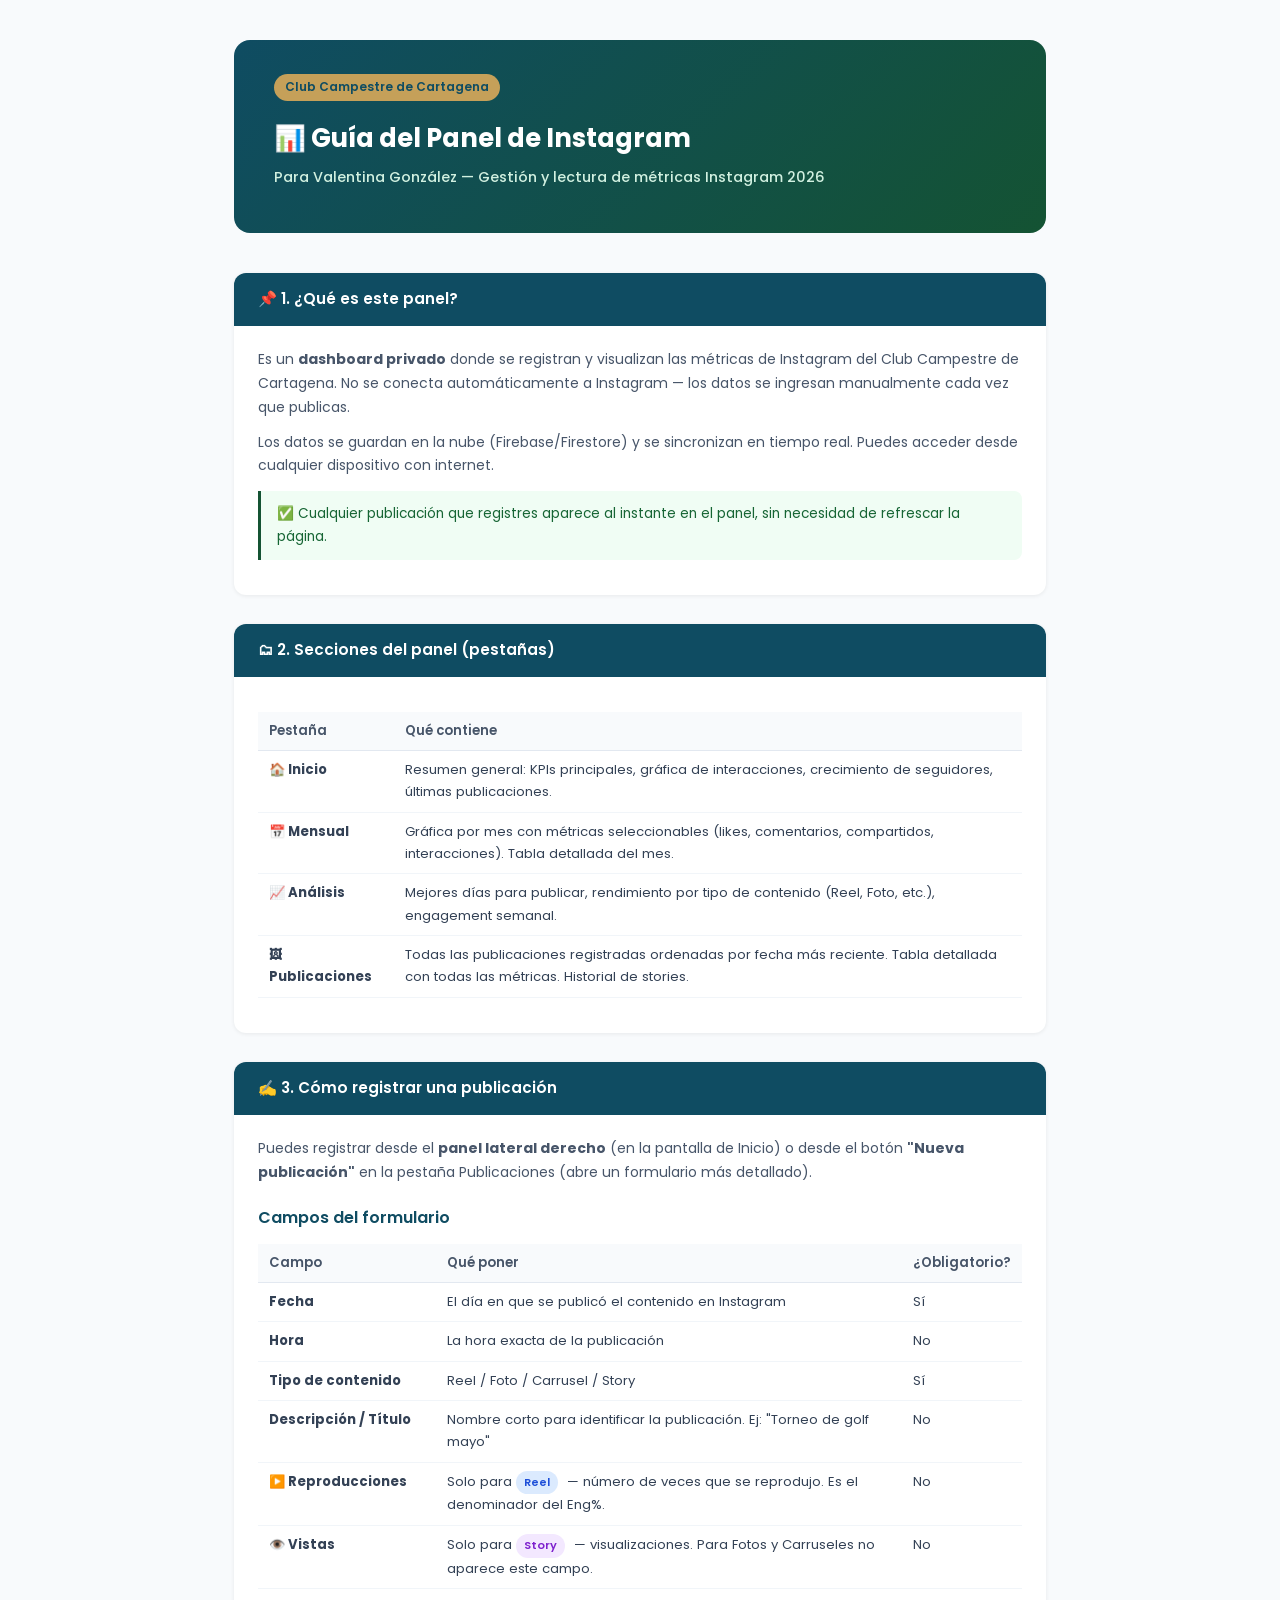
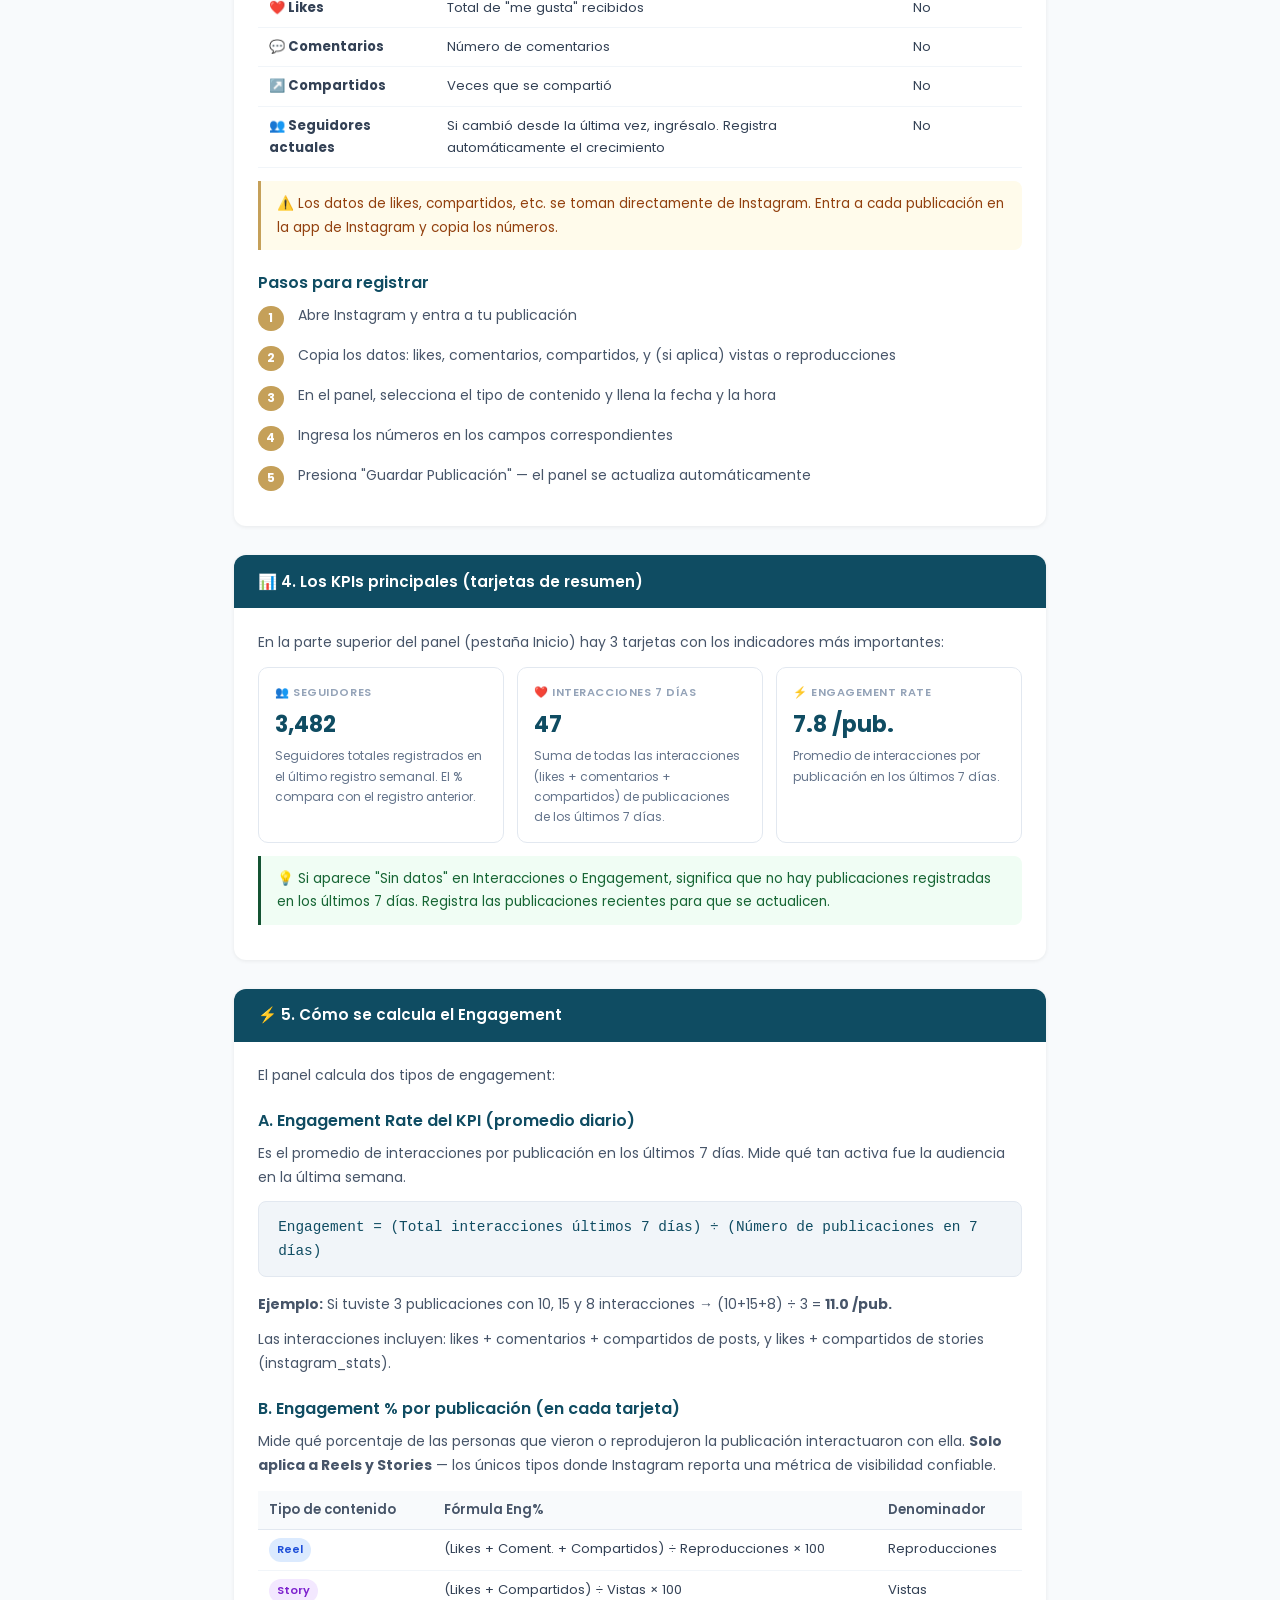
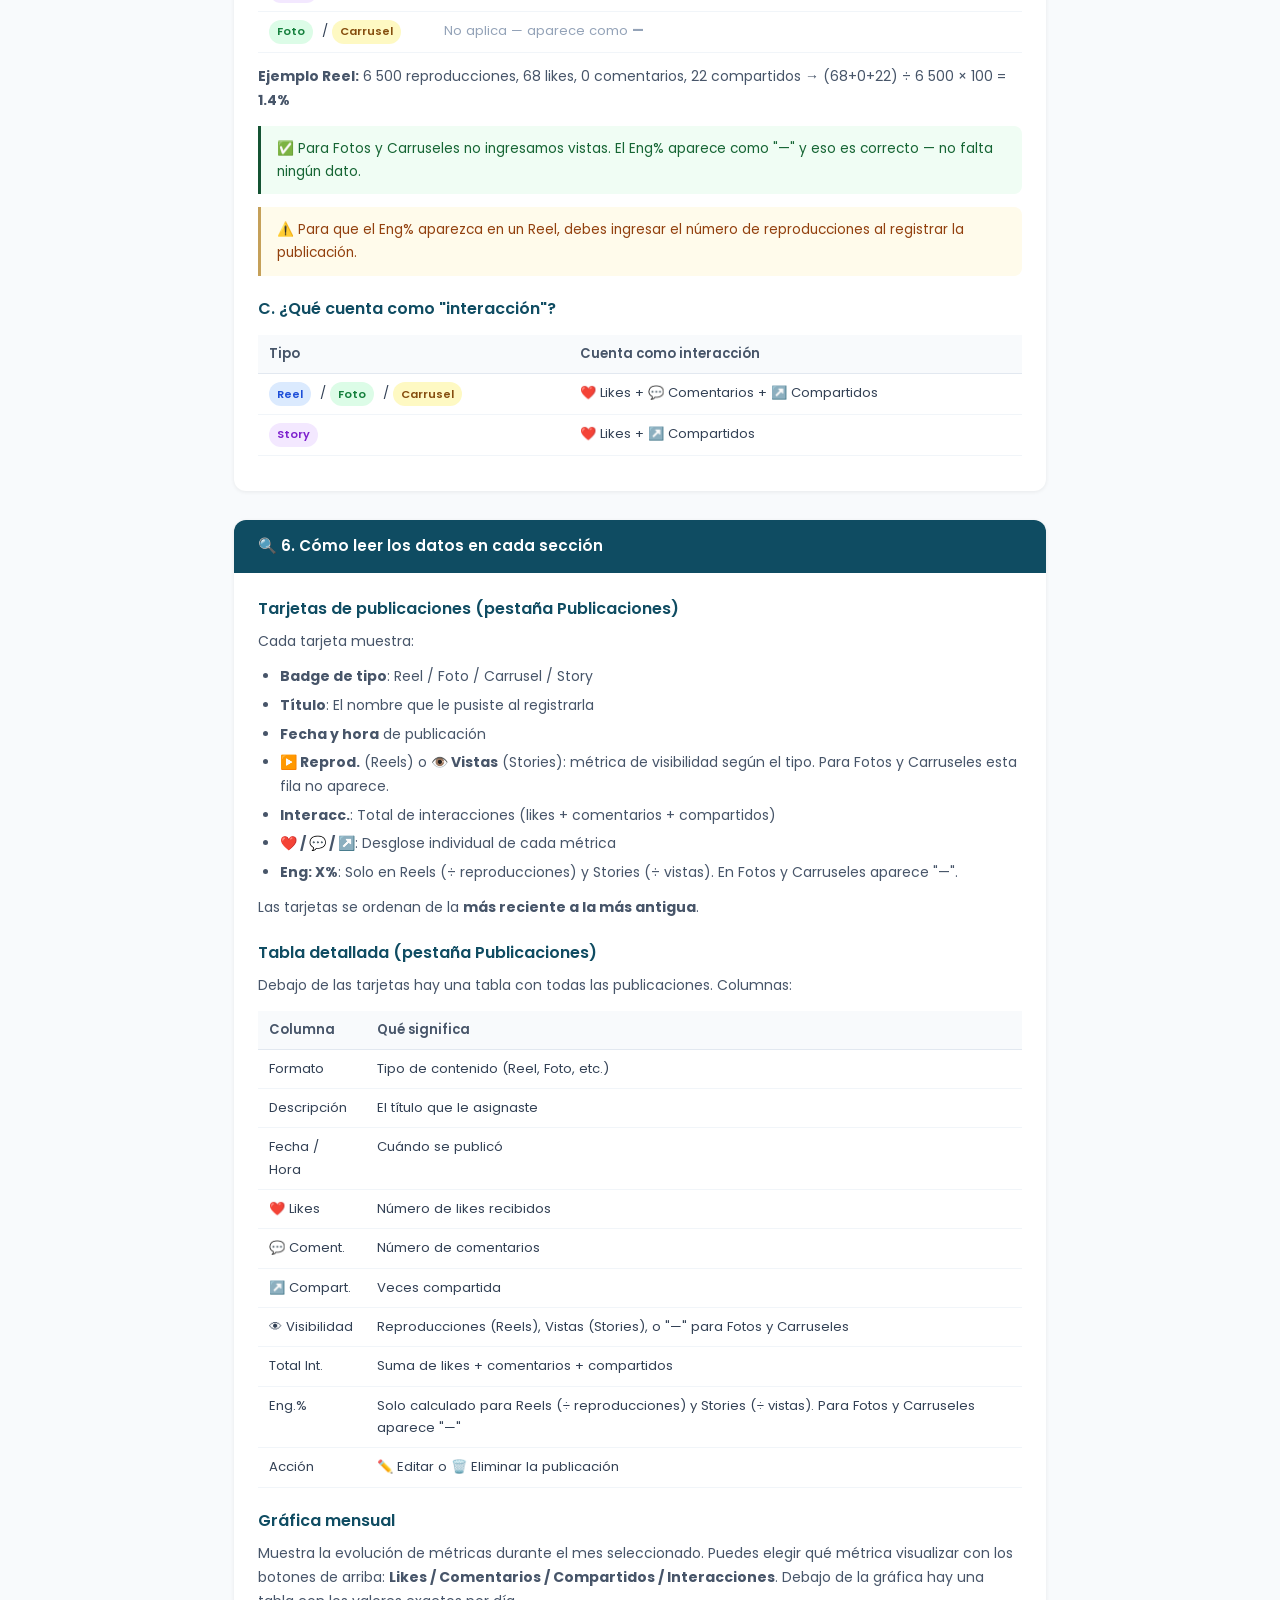
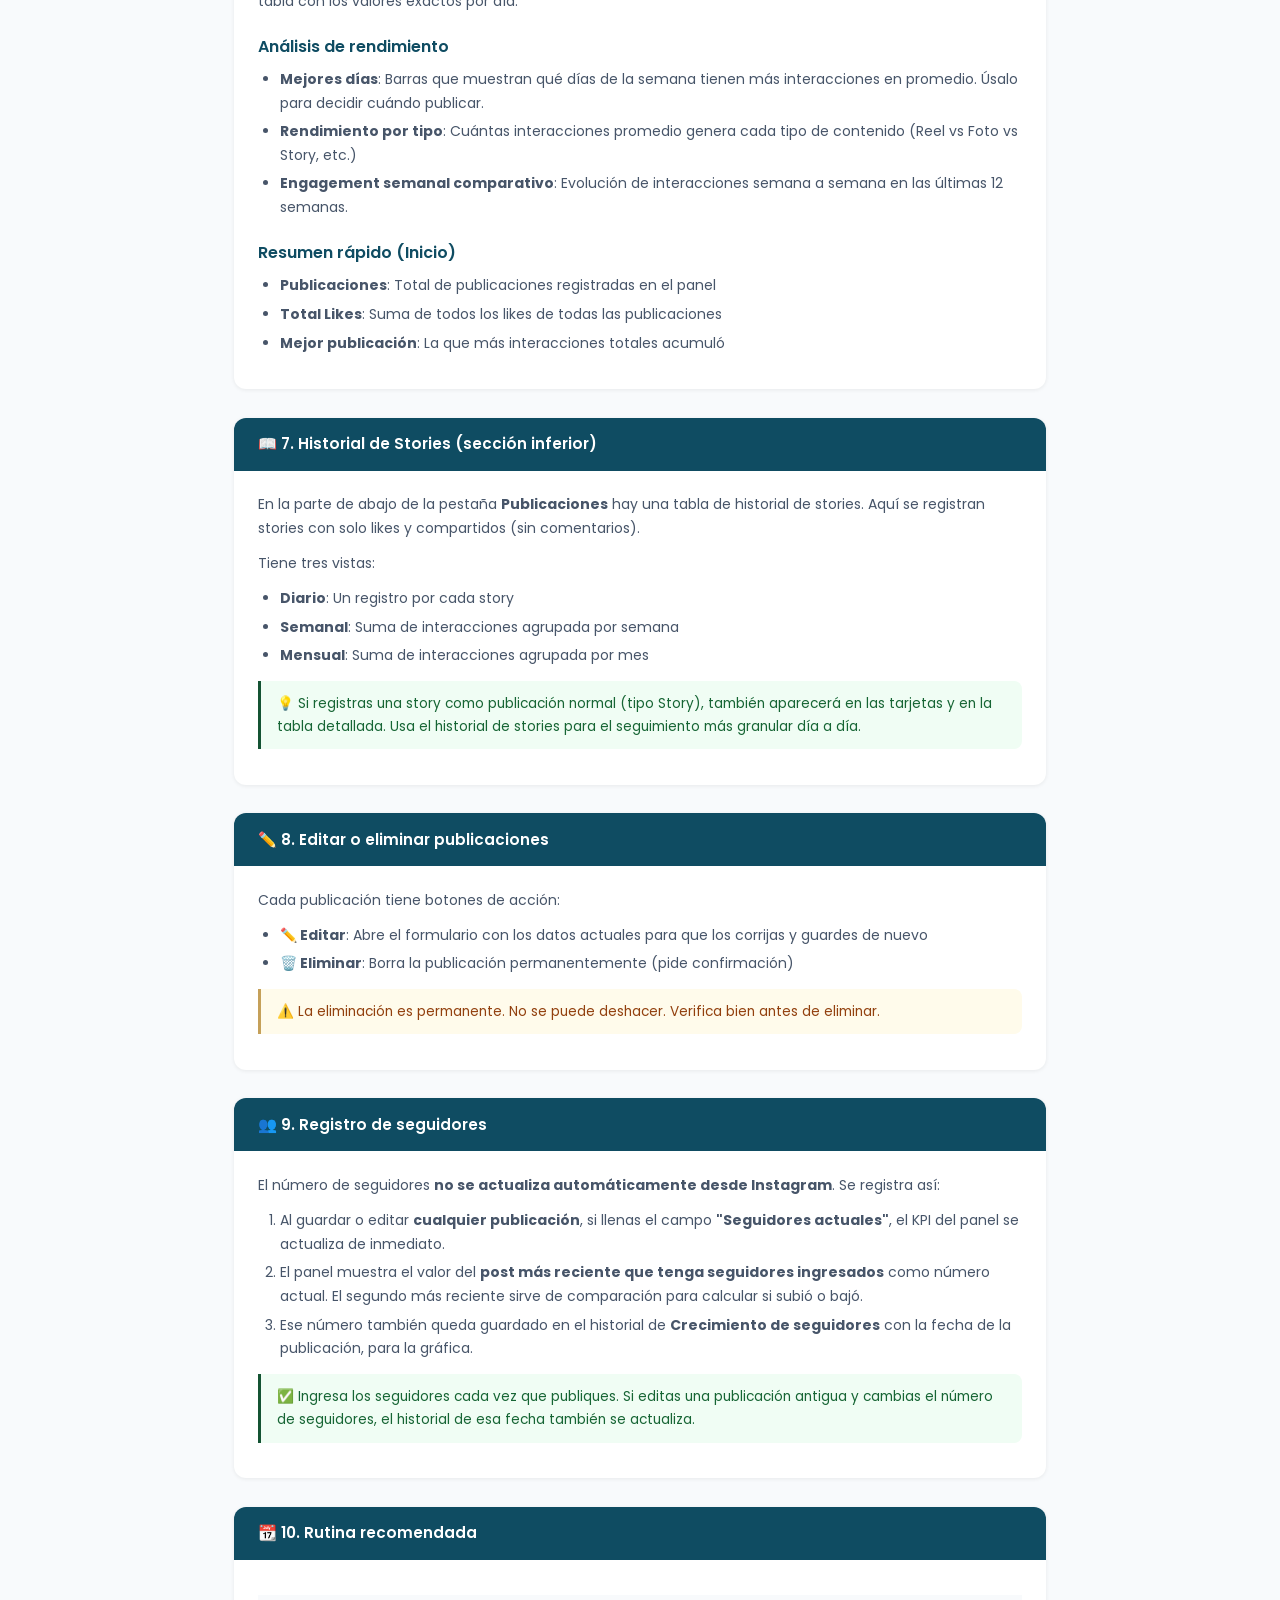
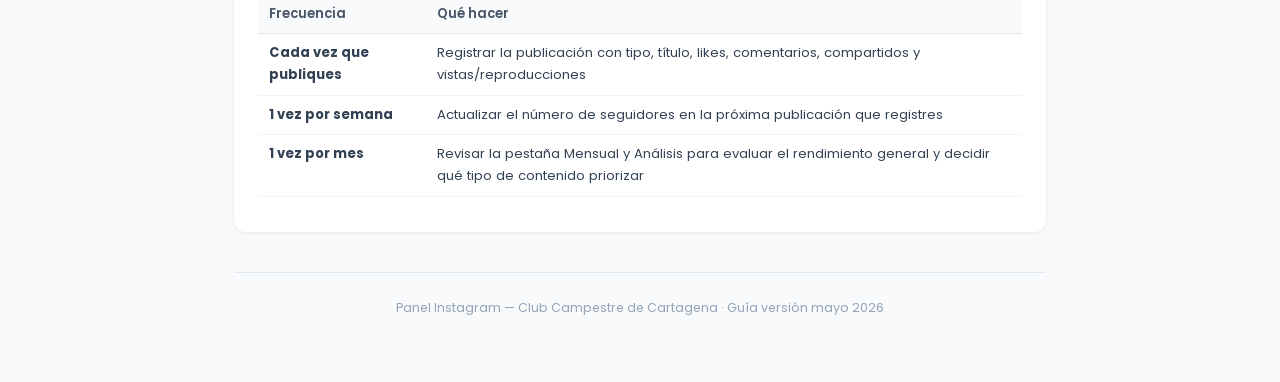
<file: guia-valentina.html>
<!doctype html>
<html lang="es">
  <head>
    <meta charset="UTF-8" />
    <meta name="viewport" content="width=device-width, initial-scale=1.0" />
    <title>Guía de Uso — Panel Instagram Club Campestre</title>
    <link
      href="https://fonts.googleapis.com/css2?family=Poppins:wght@400;500;600;700&display=swap"
      rel="stylesheet"
    />
    <style>
      * {
        box-sizing: border-box;
        margin: 0;
        padding: 0;
      }
      body {
        font-family: "Poppins", sans-serif;
        background: #f8fafc;
        color: #1e293b;
        line-height: 1.7;
      }
      .page {
        max-width: 860px;
        margin: 0 auto;
        padding: 2.5rem 1.5rem 4rem;
      }
      /* Header */
      .header {
        background: linear-gradient(135deg, #0f4c62 0%, #145333 100%);
        color: white;
        border-radius: 16px;
        padding: 2rem 2.5rem;
        margin-bottom: 2.5rem;
      }
      .header h1 {
        font-size: 1.6rem;
        font-weight: 700;
        margin-bottom: 0.3rem;
      }
      .header p {
        color: #d1f0e0;
        font-size: 0.9rem;
        font-weight: 500;
      }
      .badge-club {
        display: inline-block;
        background: #c5a059;
        color: #0f4c62;
        font-weight: 600;
        font-size: 0.75rem;
        padding: 0.2rem 0.7rem;
        border-radius: 999px;
        margin-bottom: 1rem;
      }
      /* Sections */
      .section {
        background: white;
        border-radius: 12px;
        box-shadow: 0 1px 4px rgba(0, 0, 0, 0.07);
        margin-bottom: 1.8rem;
        overflow: hidden;
      }
      .section-header {
        background: #0f4c62;
        color: white;
        padding: 0.85rem 1.5rem;
        font-weight: 600;
        font-size: 0.95rem;
        display: flex;
        align-items: center;
        gap: 0.6rem;
      }
      .section-body {
        padding: 1.4rem 1.5rem;
      }
      h2 {
        font-size: 1rem;
        font-weight: 600;
        color: #0f4c62;
        margin: 1.2rem 0 0.5rem;
      }
      h2:first-child {
        margin-top: 0;
      }
      p {
        font-size: 0.875rem;
        color: #475569;
        margin-bottom: 0.7rem;
      }
      ul,
      ol {
        padding-left: 1.4rem;
        margin-bottom: 0.7rem;
      }
      li {
        font-size: 0.875rem;
        color: #475569;
        margin-bottom: 0.3rem;
      }
      /* Callouts */
      .tip {
        background: #f0fdf4;
        border-left: 3px solid #145333;
        padding: 0.7rem 1rem;
        border-radius: 0 8px 8px 0;
        margin: 0.8rem 0;
        font-size: 0.85rem;
        color: #166534;
      }
      .warn {
        background: #fffbeb;
        border-left: 3px solid #c5a059;
        padding: 0.7rem 1rem;
        border-radius: 0 8px 8px 0;
        margin: 0.8rem 0;
        font-size: 0.85rem;
        color: #92400e;
      }
      /* Formula box */
      .formula {
        background: #f1f5f9;
        border: 1px solid #e2e8f0;
        border-radius: 8px;
        padding: 0.8rem 1.2rem;
        font-family: monospace;
        font-size: 0.9rem;
        color: #0f4c62;
        margin: 0.6rem 0 1rem;
      }
      /* KPI cards preview */
      .kpi-row {
        display: grid;
        grid-template-columns: repeat(auto-fit, minmax(180px, 1fr));
        gap: 0.8rem;
        margin: 0.8rem 0;
      }
      .kpi-box {
        border: 1px solid #e2e8f0;
        border-radius: 10px;
        padding: 0.9rem 1rem;
      }
      .kpi-box .label {
        font-size: 0.7rem;
        text-transform: uppercase;
        letter-spacing: 0.05em;
        color: #94a3b8;
        font-weight: 600;
      }
      .kpi-box .val {
        font-size: 1.4rem;
        font-weight: 700;
        color: #0f4c62;
        margin: 0.2rem 0;
      }
      .kpi-box .desc {
        font-size: 0.75rem;
        color: #64748b;
      }
      /* Table */
      table {
        width: 100%;
        border-collapse: collapse;
        font-size: 0.82rem;
        margin: 0.8rem 0;
      }
      th {
        background: #f8fafc;
        color: #475569;
        font-weight: 600;
        padding: 0.5rem 0.7rem;
        text-align: left;
        border-bottom: 1px solid #e2e8f0;
      }
      td {
        padding: 0.5rem 0.7rem;
        border-bottom: 1px solid #f1f5f9;
        color: #334155;
        vertical-align: top;
      }
      .tag {
        display: inline-block;
        font-size: 0.7rem;
        font-weight: 600;
        padding: 0.15rem 0.5rem;
        border-radius: 999px;
        margin-right: 0.3rem;
      }
      .tag-reel {
        background: #dbeafe;
        color: #1d4ed8;
      }
      .tag-foto {
        background: #dcfce7;
        color: #15803d;
      }
      .tag-carrusel {
        background: #fef9c3;
        color: #854d0e;
      }
      .tag-story {
        background: #f3e8ff;
        color: #7e22ce;
      }
      /* Steps */
      .steps {
        counter-reset: step;
      }
      .step {
        display: flex;
        gap: 0.9rem;
        margin-bottom: 0.8rem;
        align-items: flex-start;
      }
      .step-num {
        min-width: 1.6rem;
        height: 1.6rem;
        background: #c5a059;
        color: white;
        font-size: 0.75rem;
        font-weight: 700;
        border-radius: 50%;
        display: flex;
        align-items: center;
        justify-content: center;
        flex-shrink: 0;
        margin-top: 0.1rem;
      }
      .step-text {
        font-size: 0.875rem;
        color: #475569;
      }
      /* Footer */
      .footer {
        text-align: center;
        font-size: 0.78rem;
        color: #94a3b8;
        margin-top: 2.5rem;
        padding-top: 1.5rem;
        border-top: 1px solid #e2e8f0;
      }
    </style>
  </head>
  <body>
    <div class="page">
      <!-- ── ENCABEZADO ── -->
      <div class="header">
        <div class="badge-club">Club Campestre de Cartagena</div>
        <h1>📊 Guía del Panel de Instagram</h1>
        <p>
          Para Valentina González — Gestión y lectura de métricas Instagram 2026
        </p>
      </div>

      <!-- ── 1. QUÉ ES EL PANEL ── -->
      <div class="section">
        <div class="section-header">📌 1. ¿Qué es este panel?</div>
        <div class="section-body">
          <p>
            Es un <strong>dashboard privado</strong> donde se registran y
            visualizan las métricas de Instagram del Club Campestre de
            Cartagena. No se conecta automáticamente a Instagram — los datos se
            ingresan manualmente cada vez que publicas.
          </p>
          <p>
            Los datos se guardan en la nube (Firebase/Firestore) y se
            sincronizan en tiempo real. Puedes acceder desde cualquier
            dispositivo con internet.
          </p>
          <div class="tip">
            ✅ Cualquier publicación que registres aparece al instante en el
            panel, sin necesidad de refrescar la página.
          </div>
        </div>
      </div>

      <!-- ── 2. NAVEGACIÓN ── -->
      <div class="section">
        <div class="section-header">🗂 2. Secciones del panel (pestañas)</div>
        <div class="section-body">
          <table>
            <thead>
              <tr>
                <th>Pestaña</th>
                <th>Qué contiene</th>
              </tr>
            </thead>
            <tbody>
              <tr>
                <td><strong>🏠 Inicio</strong></td>
                <td>
                  Resumen general: KPIs principales, gráfica de interacciones,
                  crecimiento de seguidores, últimas publicaciones.
                </td>
              </tr>
              <tr>
                <td><strong>📅 Mensual</strong></td>
                <td>
                  Gráfica por mes con métricas seleccionables (likes,
                  comentarios, compartidos, interacciones). Tabla detallada del
                  mes.
                </td>
              </tr>
              <tr>
                <td><strong>📈 Análisis</strong></td>
                <td>
                  Mejores días para publicar, rendimiento por tipo de contenido
                  (Reel, Foto, etc.), engagement semanal.
                </td>
              </tr>
              <tr>
                <td><strong>🖼 Publicaciones</strong></td>
                <td>
                  Todas las publicaciones registradas ordenadas por fecha más
                  reciente. Tabla detallada con todas las métricas. Historial de
                  stories.
                </td>
              </tr>
            </tbody>
          </table>
        </div>
      </div>

      <!-- ── 3. REGISTRAR PUBLICACIÓN ── -->
      <div class="section">
        <div class="section-header">✍️ 3. Cómo registrar una publicación</div>
        <div class="section-body">
          <p>
            Puedes registrar desde el <strong>panel lateral derecho</strong> (en
            la pantalla de Inicio) o desde el botón
            <strong>"Nueva publicación"</strong> en la pestaña Publicaciones
            (abre un formulario más detallado).
          </p>

          <h2>Campos del formulario</h2>
          <table>
            <thead>
              <tr>
                <th>Campo</th>
                <th>Qué poner</th>
                <th>¿Obligatorio?</th>
              </tr>
            </thead>
            <tbody>
              <tr>
                <td><strong>Fecha</strong></td>
                <td>El día en que se publicó el contenido en Instagram</td>
                <td>Sí</td>
              </tr>
              <tr>
                <td><strong>Hora</strong></td>
                <td>La hora exacta de la publicación</td>
                <td>No</td>
              </tr>
              <tr>
                <td><strong>Tipo de contenido</strong></td>
                <td>Reel / Foto / Carrusel / Story</td>
                <td>Sí</td>
              </tr>
              <tr>
                <td><strong>Descripción / Título</strong></td>
                <td>
                  Nombre corto para identificar la publicación. Ej: "Torneo de
                  golf mayo"
                </td>
                <td>No</td>
              </tr>
              <tr>
                <td><strong>▶️ Reproducciones</strong></td>
                <td>
                  Solo para <span class="tag tag-reel">Reel</span> — número de
                  veces que se reprodujo. Es el denominador del Eng%.
                </td>
                <td>No</td>
              </tr>
              <tr>
                <td><strong>👁️ Vistas</strong></td>
                <td>
                  Solo para <span class="tag tag-story">Story</span> —
                  visualizaciones. Para Fotos y Carruseles no aparece este
                  campo.
                </td>
                <td>No</td>
              </tr>
              <tr>
                <td><strong>❤️ Likes</strong></td>
                <td>Total de "me gusta" recibidos</td>
                <td>No</td>
              </tr>
              <tr>
                <td><strong>💬 Comentarios</strong></td>
                <td>Número de comentarios</td>
                <td>No</td>
              </tr>
              <tr>
                <td><strong>↗️ Compartidos</strong></td>
                <td>Veces que se compartió</td>
                <td>No</td>
              </tr>
              <tr>
                <td><strong>👥 Seguidores actuales</strong></td>
                <td>
                  Si cambió desde la última vez, ingrésalo. Registra
                  automáticamente el crecimiento
                </td>
                <td>No</td>
              </tr>
            </tbody>
          </table>

          <div class="warn">
            ⚠️ Los datos de likes, compartidos, etc. se toman directamente de
            Instagram. Entra a cada publicación en la app de Instagram y copia
            los números.
          </div>

          <h2>Pasos para registrar</h2>
          <div class="steps">
            <div class="step">
              <div class="step-num">1</div>
              <div class="step-text">
                Abre Instagram y entra a tu publicación
              </div>
            </div>
            <div class="step">
              <div class="step-num">2</div>
              <div class="step-text">
                Copia los datos: likes, comentarios, compartidos, y (si aplica)
                vistas o reproducciones
              </div>
            </div>
            <div class="step">
              <div class="step-num">3</div>
              <div class="step-text">
                En el panel, selecciona el tipo de contenido y llena la fecha y
                la hora
              </div>
            </div>
            <div class="step">
              <div class="step-num">4</div>
              <div class="step-text">
                Ingresa los números en los campos correspondientes
              </div>
            </div>
            <div class="step">
              <div class="step-num">5</div>
              <div class="step-text">
                Presiona "Guardar Publicación" — el panel se actualiza
                automáticamente
              </div>
            </div>
          </div>
        </div>
      </div>

      <!-- ── 4. KPIs ── -->
      <div class="section">
        <div class="section-header">
          📊 4. Los KPIs principales (tarjetas de resumen)
        </div>
        <div class="section-body">
          <p>
            En la parte superior del panel (pestaña Inicio) hay 3 tarjetas con
            los indicadores más importantes:
          </p>

          <div class="kpi-row">
            <div class="kpi-box">
              <div class="label">👥 Seguidores</div>
              <div class="val">3,482</div>
              <div class="desc">
                Seguidores totales registrados en el último registro semanal. El
                % compara con el registro anterior.
              </div>
            </div>
            <div class="kpi-box">
              <div class="label">❤️ Interacciones 7 días</div>
              <div class="val">47</div>
              <div class="desc">
                Suma de todas las interacciones (likes + comentarios +
                compartidos) de publicaciones de los últimos 7 días.
              </div>
            </div>
            <div class="kpi-box">
              <div class="label">⚡ Engagement Rate</div>
              <div class="val">7.8 /pub.</div>
              <div class="desc">
                Promedio de interacciones por publicación en los últimos 7 días.
              </div>
            </div>
          </div>

          <div class="tip">
            💡 Si aparece "Sin datos" en Interacciones o Engagement, significa
            que no hay publicaciones registradas en los últimos 7 días. Registra
            las publicaciones recientes para que se actualicen.
          </div>
        </div>
      </div>

      <!-- ── 5. ENGAGEMENT ── -->
      <div class="section">
        <div class="section-header">⚡ 5. Cómo se calcula el Engagement</div>
        <div class="section-body">
          <p>El panel calcula dos tipos de engagement:</p>

          <h2>A. Engagement Rate del KPI (promedio diario)</h2>
          <p>
            Es el promedio de interacciones por publicación en los últimos 7
            días. Mide qué tan activa fue la audiencia en la última semana.
          </p>
          <div class="formula">
            Engagement = (Total interacciones últimos 7 días) ÷ (Número de
            publicaciones en 7 días)
          </div>
          <p>
            <strong>Ejemplo:</strong> Si tuviste 3 publicaciones con 10, 15 y 8
            interacciones → (10+15+8) ÷ 3 = <strong>11.0 /pub.</strong>
          </p>
          <p>
            Las interacciones incluyen: likes + comentarios + compartidos de
            posts, y likes + compartidos de stories (instagram_stats).
          </p>

          <h2>B. Engagement % por publicación (en cada tarjeta)</h2>
          <p>
            Mide qué porcentaje de las personas que vieron o reprodujeron la
            publicación interactuaron con ella.
            <strong>Solo aplica a Reels y Stories</strong> — los únicos tipos
            donde Instagram reporta una métrica de visibilidad confiable.
          </p>

          <table>
            <thead>
              <tr>
                <th>Tipo de contenido</th>
                <th>Fórmula Eng%</th>
                <th>Denominador</th>
              </tr>
            </thead>
            <tbody>
              <tr>
                <td><span class="tag tag-reel">Reel</span></td>
                <td>(Likes + Coment. + Compartidos) ÷ Reproducciones × 100</td>
                <td>Reproducciones</td>
              </tr>
              <tr>
                <td><span class="tag tag-story">Story</span></td>
                <td>(Likes + Compartidos) ÷ Vistas × 100</td>
                <td>Vistas</td>
              </tr>
              <tr>
                <td>
                  <span class="tag tag-foto">Foto</span> /
                  <span class="tag tag-carrusel">Carrusel</span>
                </td>
                <td colspan="2" style="color: #94a3b8">
                  No aplica — aparece como <strong>—</strong>
                </td>
              </tr>
            </tbody>
          </table>

          <p>
            <strong>Ejemplo Reel:</strong> 6 500 reproducciones, 68 likes, 0
            comentarios, 22 compartidos → (68+0+22) ÷ 6 500 × 100 =
            <strong>1.4%</strong>
          </p>

          <div class="tip">
            ✅ Para Fotos y Carruseles no ingresamos vistas. El Eng% aparece
            como "—" y eso es correcto — no falta ningún dato.
          </div>

          <div class="warn">
            ⚠️ Para que el Eng% aparezca en un Reel, debes ingresar el número de
            reproducciones al registrar la publicación.
          </div>

          <h2>C. ¿Qué cuenta como "interacción"?</h2>
          <table>
            <thead>
              <tr>
                <th>Tipo</th>
                <th>Cuenta como interacción</th>
              </tr>
            </thead>
            <tbody>
              <tr>
                <td>
                  <span class="tag tag-reel">Reel</span> /
                  <span class="tag tag-foto">Foto</span> /
                  <span class="tag tag-carrusel">Carrusel</span>
                </td>
                <td>❤️ Likes + 💬 Comentarios + ↗️ Compartidos</td>
              </tr>
              <tr>
                <td><span class="tag tag-story">Story</span></td>
                <td>❤️ Likes + ↗️ Compartidos</td>
              </tr>
            </tbody>
          </table>
        </div>
      </div>

      <!-- ── 6. LECTURA DE DATOS ── -->
      <div class="section">
        <div class="section-header">
          🔍 6. Cómo leer los datos en cada sección
        </div>
        <div class="section-body">
          <h2>Tarjetas de publicaciones (pestaña Publicaciones)</h2>
          <p>Cada tarjeta muestra:</p>
          <ul>
            <li>
              <strong>Badge de tipo</strong>: Reel / Foto / Carrusel / Story
            </li>
            <li>
              <strong>Título</strong>: El nombre que le pusiste al registrarla
            </li>
            <li><strong>Fecha y hora</strong> de publicación</li>
            <li>
              <strong>▶️ Reprod.</strong> (Reels) o <strong>👁️ Vistas</strong>
              (Stories): métrica de visibilidad según el tipo. Para Fotos y
              Carruseles esta fila no aparece.
            </li>
            <li>
              <strong>Interacc.</strong>: Total de interacciones (likes +
              comentarios + compartidos)
            </li>
            <li>
              <strong>❤️ / 💬 / ↗️</strong>: Desglose individual de cada métrica
            </li>
            <li>
              <strong>Eng: X%</strong>: Solo en Reels (÷ reproducciones) y
              Stories (÷ vistas). En Fotos y Carruseles aparece "—".
            </li>
          </ul>
          <p>
            Las tarjetas se ordenan de la
            <strong>más reciente a la más antigua</strong>.
          </p>

          <h2>Tabla detallada (pestaña Publicaciones)</h2>
          <p>
            Debajo de las tarjetas hay una tabla con todas las publicaciones.
            Columnas:
          </p>
          <table>
            <thead>
              <tr>
                <th>Columna</th>
                <th>Qué significa</th>
              </tr>
            </thead>
            <tbody>
              <tr>
                <td>Formato</td>
                <td>Tipo de contenido (Reel, Foto, etc.)</td>
              </tr>
              <tr>
                <td>Descripción</td>
                <td>El título que le asignaste</td>
              </tr>
              <tr>
                <td>Fecha / Hora</td>
                <td>Cuándo se publicó</td>
              </tr>
              <tr>
                <td>❤️ Likes</td>
                <td>Número de likes recibidos</td>
              </tr>
              <tr>
                <td>💬 Coment.</td>
                <td>Número de comentarios</td>
              </tr>
              <tr>
                <td>↗️ Compart.</td>
                <td>Veces compartida</td>
              </tr>
              <tr>
                <td>👁 Visibilidad</td>
                <td>
                  Reproducciones (Reels), Vistas (Stories), o "—" para Fotos y
                  Carruseles
                </td>
              </tr>
              <tr>
                <td>Total Int.</td>
                <td>Suma de likes + comentarios + compartidos</td>
              </tr>
              <tr>
                <td>Eng.%</td>
                <td>
                  Solo calculado para Reels (÷ reproducciones) y Stories (÷
                  vistas). Para Fotos y Carruseles aparece "—"
                </td>
              </tr>
              <tr>
                <td>Acción</td>
                <td>✏️ Editar o 🗑️ Eliminar la publicación</td>
              </tr>
            </tbody>
          </table>

          <h2>Gráfica mensual</h2>
          <p>
            Muestra la evolución de métricas durante el mes seleccionado. Puedes
            elegir qué métrica visualizar con los botones de arriba:
            <strong>Likes / Comentarios / Compartidos / Interacciones</strong>.
            Debajo de la gráfica hay una tabla con los valores exactos por día.
          </p>

          <h2>Análisis de rendimiento</h2>
          <ul>
            <li>
              <strong>Mejores días</strong>: Barras que muestran qué días de la
              semana tienen más interacciones en promedio. Úsalo para decidir
              cuándo publicar.
            </li>
            <li>
              <strong>Rendimiento por tipo</strong>: Cuántas interacciones
              promedio genera cada tipo de contenido (Reel vs Foto vs Story,
              etc.)
            </li>
            <li>
              <strong>Engagement semanal comparativo</strong>: Evolución de
              interacciones semana a semana en las últimas 12 semanas.
            </li>
          </ul>

          <h2>Resumen rápido (Inicio)</h2>
          <ul>
            <li>
              <strong>Publicaciones</strong>: Total de publicaciones registradas
              en el panel
            </li>
            <li>
              <strong>Total Likes</strong>: Suma de todos los likes de todas las
              publicaciones
            </li>
            <li>
              <strong>Mejor publicación</strong>: La que más interacciones
              totales acumuló
            </li>
          </ul>
        </div>
      </div>

      <!-- ── 7. HISTORIAL DE STORIES ── -->
      <div class="section">
        <div class="section-header">
          📖 7. Historial de Stories (sección inferior)
        </div>
        <div class="section-body">
          <p>
            En la parte de abajo de la pestaña
            <strong>Publicaciones</strong> hay una tabla de historial de
            stories. Aquí se registran stories con solo likes y compartidos (sin
            comentarios).
          </p>
          <p>Tiene tres vistas:</p>
          <ul>
            <li><strong>Diario</strong>: Un registro por cada story</li>
            <li>
              <strong>Semanal</strong>: Suma de interacciones agrupada por
              semana
            </li>
            <li>
              <strong>Mensual</strong>: Suma de interacciones agrupada por mes
            </li>
          </ul>
          <div class="tip">
            💡 Si registras una story como publicación normal (tipo Story),
            también aparecerá en las tarjetas y en la tabla detallada. Usa el
            historial de stories para el seguimiento más granular día a día.
          </div>
        </div>
      </div>

      <!-- ── 8. EDITAR / ELIMINAR ── -->
      <div class="section">
        <div class="section-header">✏️ 8. Editar o eliminar publicaciones</div>
        <div class="section-body">
          <p>Cada publicación tiene botones de acción:</p>
          <ul>
            <li>
              <strong>✏️ Editar</strong>: Abre el formulario con los datos
              actuales para que los corrijas y guardes de nuevo
            </li>
            <li>
              <strong>🗑️ Eliminar</strong>: Borra la publicación permanentemente
              (pide confirmación)
            </li>
          </ul>
          <div class="warn">
            ⚠️ La eliminación es permanente. No se puede deshacer. Verifica bien
            antes de eliminar.
          </div>
        </div>
      </div>

      <!-- ── 9. SEGUIDORES ── -->
      <div class="section">
        <div class="section-header">👥 9. Registro de seguidores</div>
        <div class="section-body">
          <p>
            El número de seguidores
            <strong>no se actualiza automáticamente desde Instagram</strong>. Se
            registra así:
          </p>
          <ol>
            <li>
              Al guardar o editar <strong>cualquier publicación</strong>, si
              llenas el campo <strong>"Seguidores actuales"</strong>, el KPI del
              panel se actualiza de inmediato.
            </li>
            <li>
              El panel muestra el valor del
              <strong>post más reciente que tenga seguidores ingresados</strong>
              como número actual. El segundo más reciente sirve de comparación
              para calcular si subió o bajó.
            </li>
            <li>
              Ese número también queda guardado en el historial de
              <strong>Crecimiento de seguidores</strong> con la fecha de la
              publicación, para la gráfica.
            </li>
          </ol>
          <div class="tip">
            ✅ Ingresa los seguidores cada vez que publiques. Si editas una
            publicación antigua y cambias el número de seguidores, el historial
            de esa fecha también se actualiza.
          </div>
        </div>
      </div>

      <!-- ── 10. FRECUENCIA ── -->
      <div class="section">
        <div class="section-header">📆 10. Rutina recomendada</div>
        <div class="section-body">
          <table>
            <thead>
              <tr>
                <th>Frecuencia</th>
                <th>Qué hacer</th>
              </tr>
            </thead>
            <tbody>
              <tr>
                <td><strong>Cada vez que publiques</strong></td>
                <td>
                  Registrar la publicación con tipo, título, likes, comentarios,
                  compartidos y vistas/reproducciones
                </td>
              </tr>
              <tr>
                <td><strong>1 vez por semana</strong></td>
                <td>
                  Actualizar el número de seguidores en la próxima publicación
                  que registres
                </td>
              </tr>
              <tr>
                <td><strong>1 vez por mes</strong></td>
                <td>
                  Revisar la pestaña Mensual y Análisis para evaluar el
                  rendimiento general y decidir qué tipo de contenido priorizar
                </td>
              </tr>
            </tbody>
          </table>
        </div>
      </div>

      <!-- ── FOOTER ── -->
      <div class="footer">
        Panel Instagram — Club Campestre de Cartagena · Guía versión mayo 2026
      </div>
    </div>
  </body>
</html>
</file>
